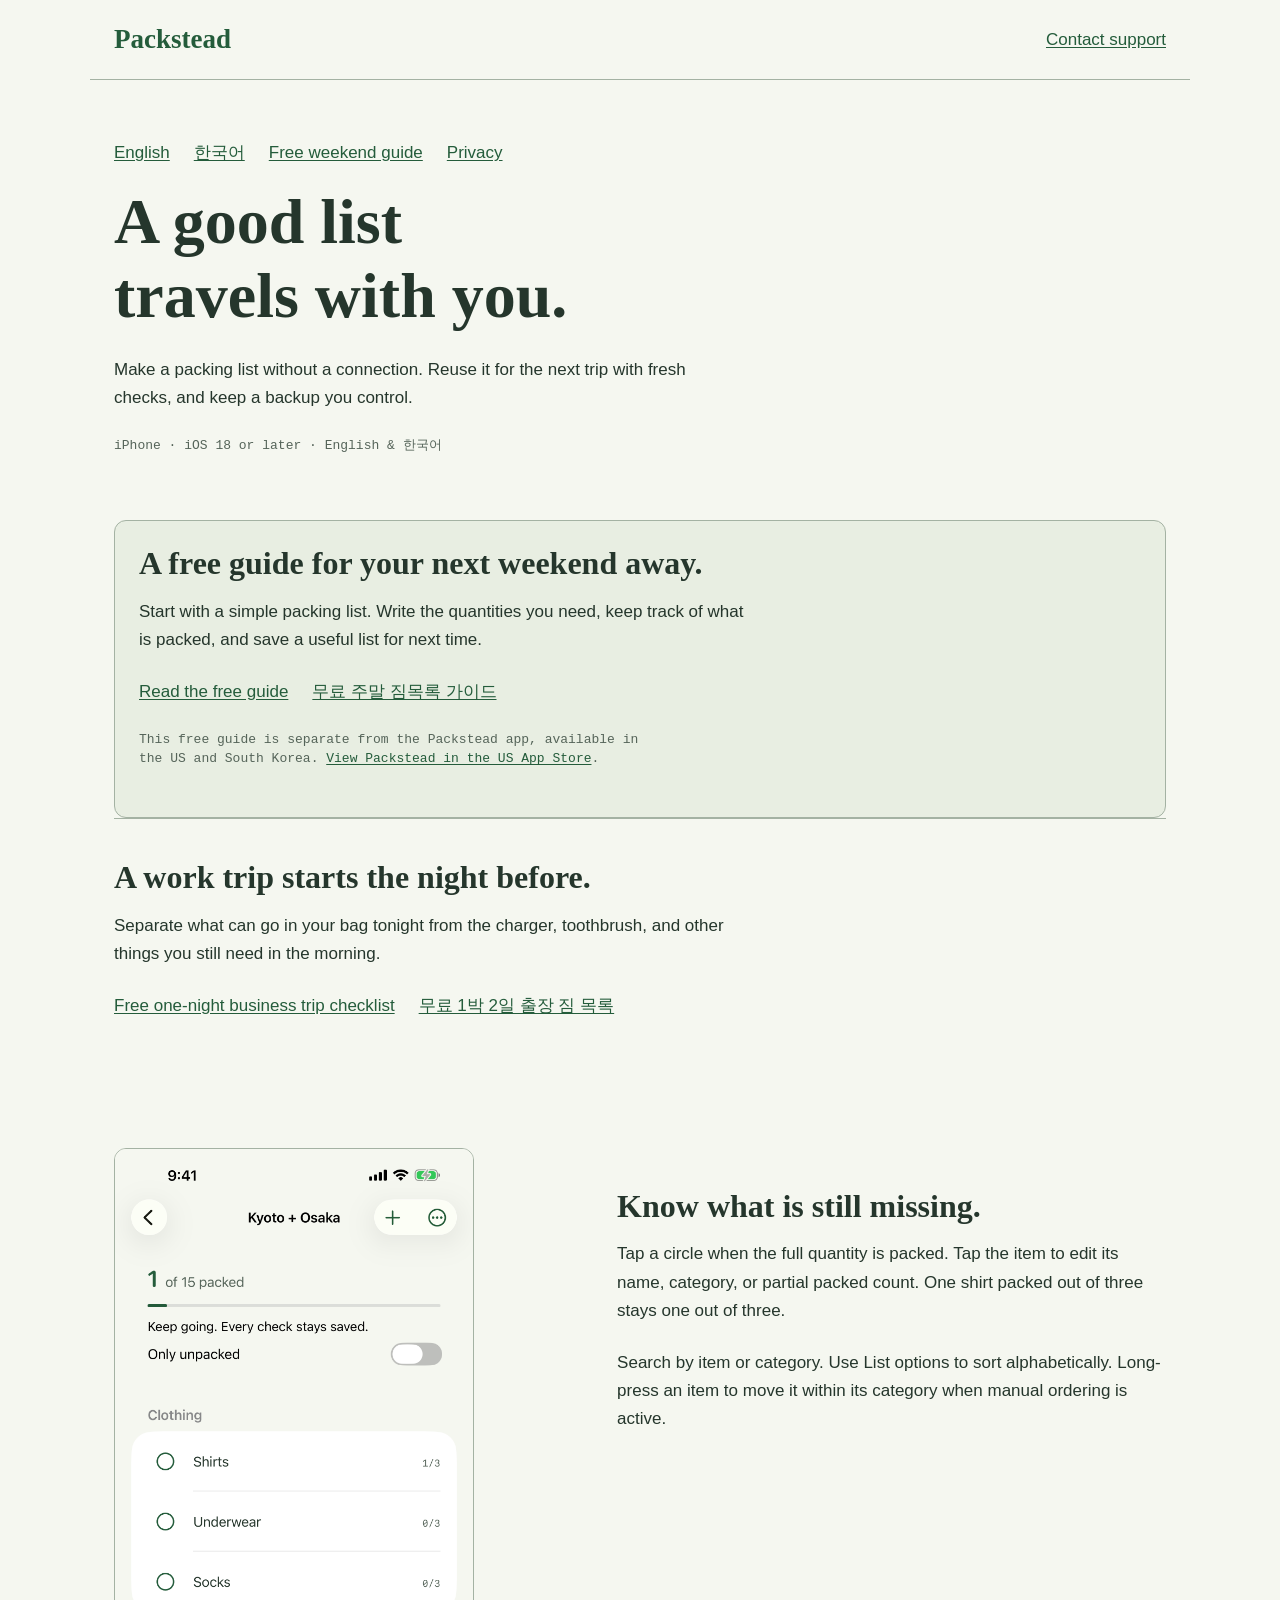
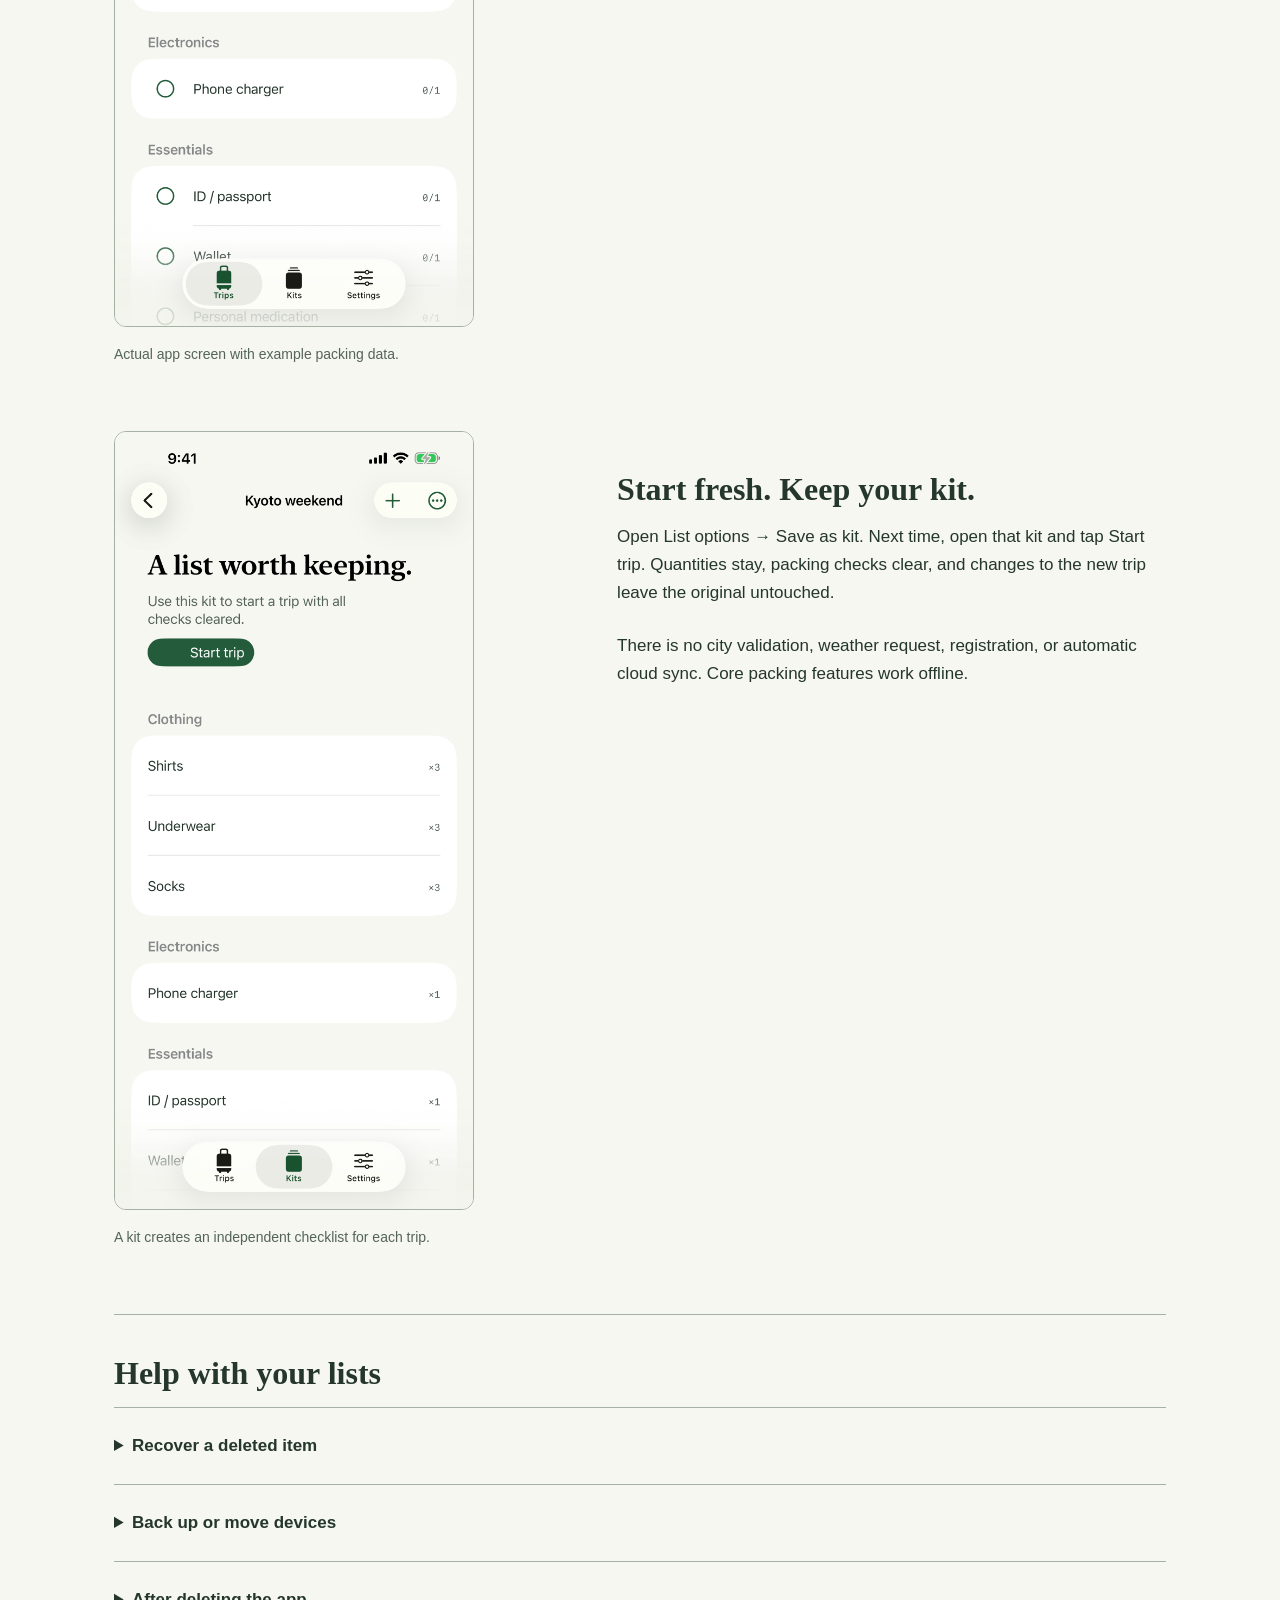
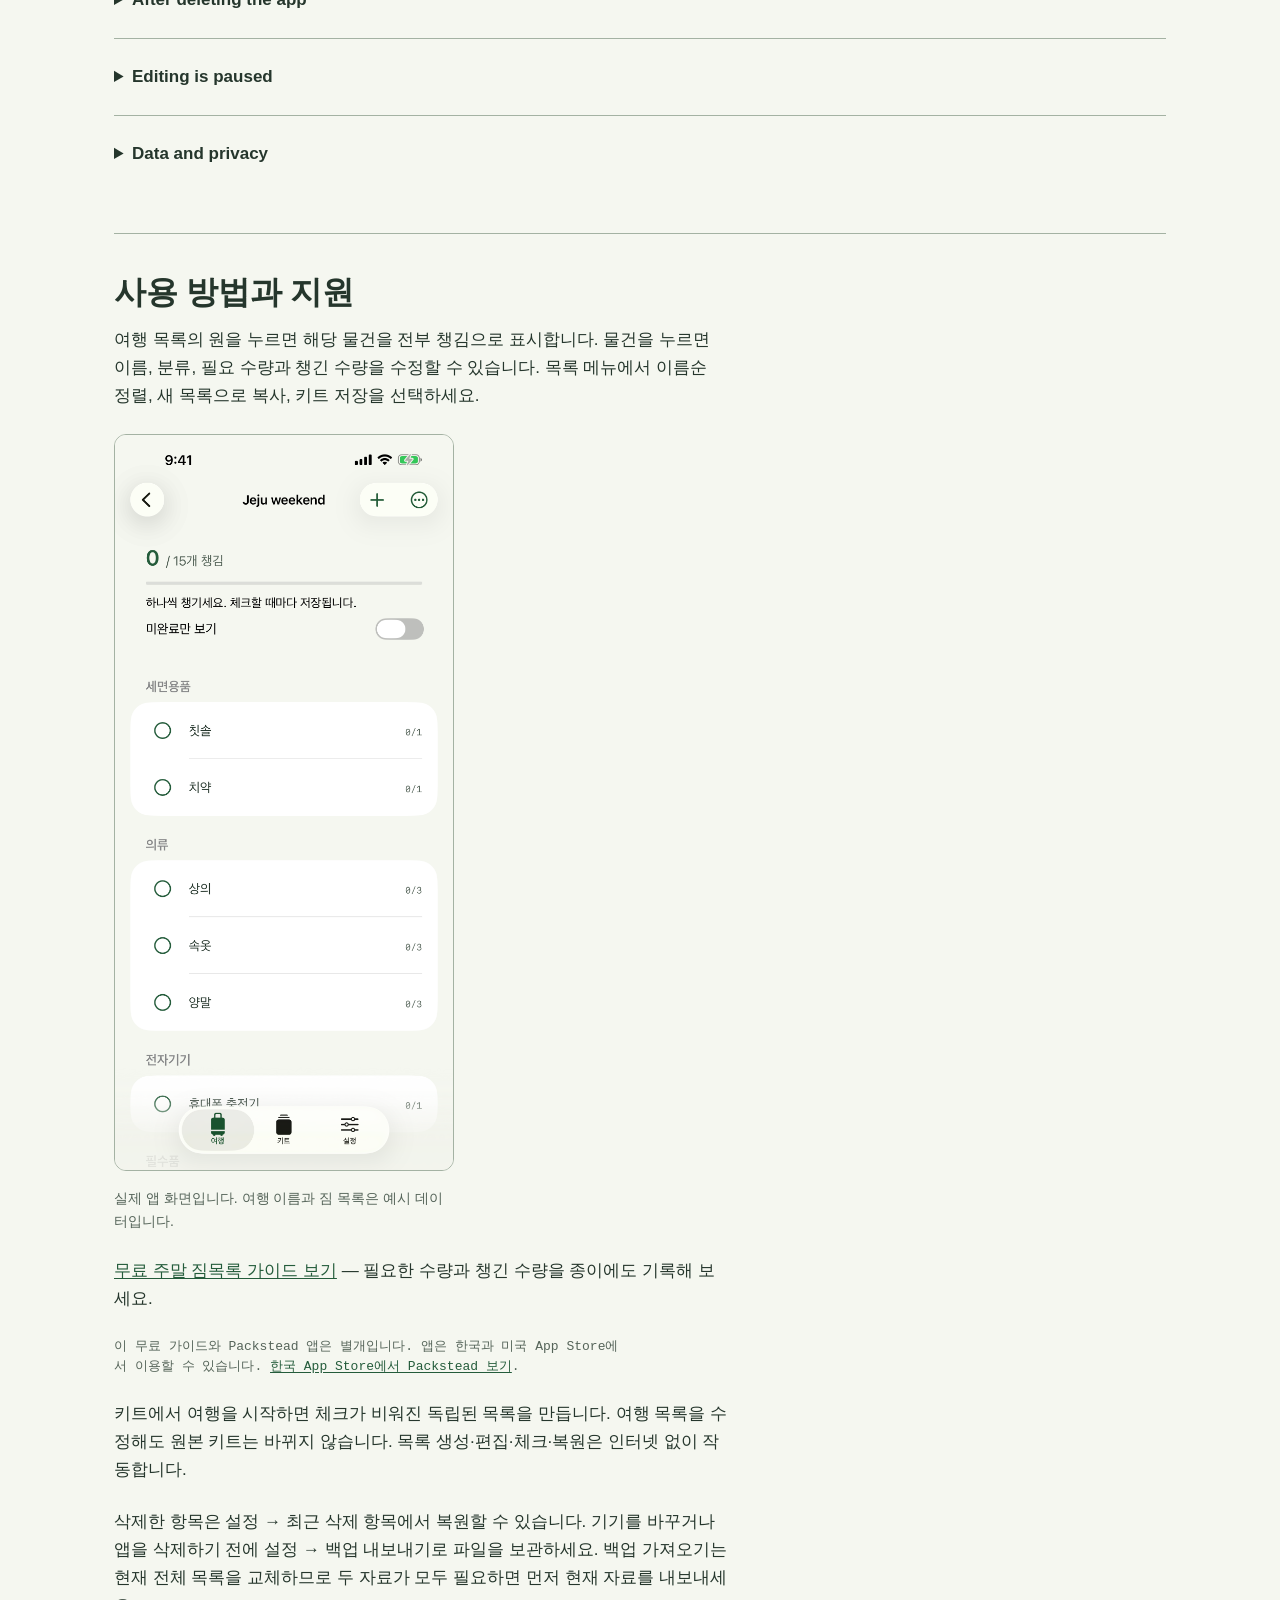
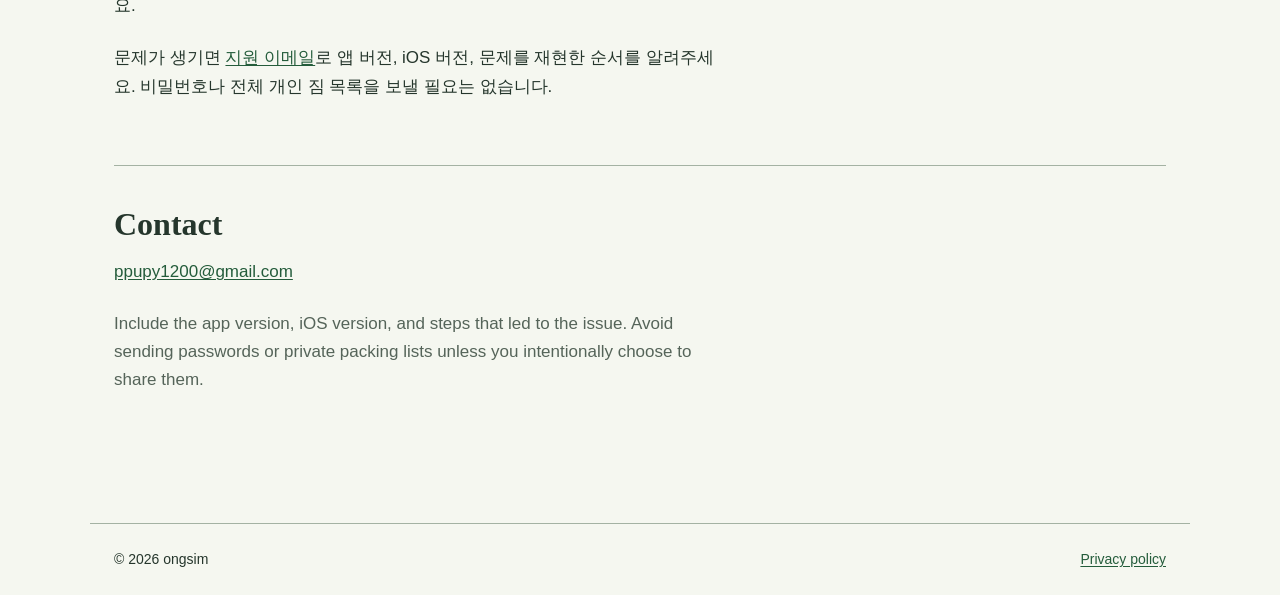
<file: index.html>
<!doctype html><html lang="en"><head><meta charset="utf-8"><meta name="viewport" content="width=device-width,initial-scale=1"><meta name="description" content="Packstead support. Offline packing lists, independent reusable kits, and file backups for iPhone."><title>Packstead — support and packing guide</title><link rel="icon" type="image/png" href="assets/app-icon.png"><link rel="apple-touch-icon" href="assets/app-icon.png"><link rel="stylesheet" href="styles.css"><meta name="apple-itunes-app" content="app-id=6808935119">
</head><body>
<header><a class="wordmark" href="index.html">Packstead</a><a class="nav-action" href="mailto:ppupy1200@gmail.com?subject=Packstead%20support">Contact support</a></header>
<main><div class="languages"><a href="#english">English</a><a href="#korean">한국어</a><a href="weekend-guide.html">Free weekend guide</a><a href="privacy.html">Privacy</a></div>
<section id="english" class="intro"><h1>A good list travels with you.</h1><p>Make a packing list without a connection. Reuse it for the next trip with fresh checks, and keep a backup you control.</p><p class="status">iPhone · iOS 18 or later · English &amp; 한국어</p></section>
<section class="notes guide-callout" aria-labelledby="guide-title"><h2 id="guide-title">A free guide for your next weekend away.</h2><p>Start with a simple packing list. Write the quantities you need, keep track of what is packed, and save a useful list for next time.</p><div class="guide-actions"><a href="weekend-guide.html#english">Read the free guide</a><a href="weekend-guide.html#korean" lang="ko">무료 주말 짐목록 가이드</a></div><p class="status release-status">This free guide is separate from the Packstead app, available in the US and South Korea. <a href="https://apps.apple.com/us/app/id6808935119">View Packstead in the US App Store</a>.</p></section>
<section class="notes" aria-labelledby="work-trip-title"><h2 id="work-trip-title">A work trip starts the night before.</h2><p>Separate what can go in your bag tonight from the charger, toothbrush, and other things you still need in the morning.</p><div class="guide-actions"><a href="overnight-work-trip.html#english">Free one-night business trip checklist</a><a href="overnight-work-trip.html#korean" lang="ko">무료 1박 2일 출장 짐 목록</a></div></section>
<section class="walk"><figure><img src="assets/packing-en.png" width="1320" height="2868" alt="Packstead trip showing item quantities, packing progress, and an unpacked-only filter"><figcaption>Actual app screen with example packing data.</figcaption></figure><div class="copy"><h2>Know what is still missing.</h2><p>Tap a circle when the full quantity is packed. Tap the item to edit its name, category, or partial packed count. One shirt packed out of three stays one out of three.</p><p>Search by item or category. Use List options to sort alphabetically. Long-press an item to move it within its category when manual ordering is active.</p></div></section>
<section class="walk"><figure><img src="assets/kit-en.png" width="1320" height="2868" alt="A reusable packing kit with a Start trip action"><figcaption>A kit creates an independent checklist for each trip.</figcaption></figure><div class="copy"><h2>Start fresh. Keep your kit.</h2><p>Open List options → Save as kit. Next time, open that kit and tap Start trip. Quantities stay, packing checks clear, and changes to the new trip leave the original untouched.</p><p>There is no city validation, weather request, registration, or automatic cloud sync. Core packing features work offline.</p></div></section>
<section id="help" class="notes"><h2>Help with your lists</h2>
<details><summary>Recover a deleted item</summary><p>Open Settings → Recently Deleted. Restore the list or item you need. Deleted records do not expire automatically. Empty Recently Deleted only when you no longer need them.</p></details>
<details><summary>Back up or move devices</summary><p>Open Settings → Export backup and save the JSON file in Files. Transfer that file to the other device, then use Import backup. Import previews the number of trips and kits and asks before replacing current data. Export the current library first if you need to keep both.</p></details>
<details><summary>After deleting the app</summary><p>Uninstalling removes local app data. Keep an exported backup before uninstalling or changing devices. A previous local save helps with file corruption but cannot recover data after the app is removed. iOS device backups follow your system settings.</p></details>
<details><summary>Editing is paused</summary><p>If both saved copies cannot be read, Packstead preserves the files and pauses editing. Import a valid backup or contact support. A file from a newer app version requires an app update. Do not uninstall the app as a troubleshooting step without a backup.</p></details>
<details><summary>Data and privacy</summary><p>There are no accounts, analytics, advertising SDKs, or developer servers. Sharing, file export, and support email happen only when you choose them. Read the <a href="privacy.html">privacy policy</a> for details.</p></details></section>
<section id="korean" class="notes" lang="ko"><h2>사용 방법과 지원</h2><p>여행 목록의 원을 누르면 해당 물건을 전부 챙김으로 표시합니다. 물건을 누르면 이름, 분류, 필요 수량과 챙긴 수량을 수정할 수 있습니다. 목록 메뉴에서 이름순 정렬, 새 목록으로 복사, 키트 저장을 선택하세요.</p><figure class="localized-screen"><img src="assets/packing-ko.png" width="1320" height="2868" alt="필요 수량, 챙긴 수량과 미완료 필터를 보여 주는 Packstead 한국어 여행 목록"><figcaption>실제 앱 화면입니다. 여행 이름과 짐 목록은 예시 데이터입니다.</figcaption></figure><p><a href="weekend-guide.html#korean">무료 주말 짐목록 가이드 보기</a> — 필요한 수량과 챙긴 수량을 종이에도 기록해 보세요.</p><p class="status">이 무료 가이드와 Packstead 앱은 별개입니다. 앱은 한국과 미국 App Store에서 이용할 수 있습니다. <a href="https://apps.apple.com/kr/app/id6808935119">한국 App Store에서 Packstead 보기</a>.</p><p>키트에서 여행을 시작하면 체크가 비워진 독립된 목록을 만듭니다. 여행 목록을 수정해도 원본 키트는 바뀌지 않습니다. 목록 생성·편집·체크·복원은 인터넷 없이 작동합니다.</p><p>삭제한 항목은 설정 → 최근 삭제 항목에서 복원할 수 있습니다. 기기를 바꾸거나 앱을 삭제하기 전에 설정 → 백업 내보내기로 파일을 보관하세요. 백업 가져오기는 현재 전체 목록을 교체하므로 두 자료가 모두 필요하면 먼저 현재 자료를 내보내세요.</p><p>문제가 생기면 <a href="mailto:ppupy1200@gmail.com?subject=Packstead%20support">지원 이메일</a>로 앱 버전, iOS 버전, 문제를 재현한 순서를 알려주세요. 비밀번호나 전체 개인 짐 목록을 보낼 필요는 없습니다.</p></section>
<section class="notes"><h2>Contact</h2><p><a href="mailto:ppupy1200@gmail.com?subject=Packstead%20support">ppupy1200@gmail.com</a></p><p class="muted">Include the app version, iOS version, and steps that led to the issue. Avoid sending passwords or private packing lists unless you intentionally choose to share them.</p></section>
</main><footer><p>© 2026 ongsim</p><a href="privacy.html">Privacy policy</a></footer></body></html>
</file>
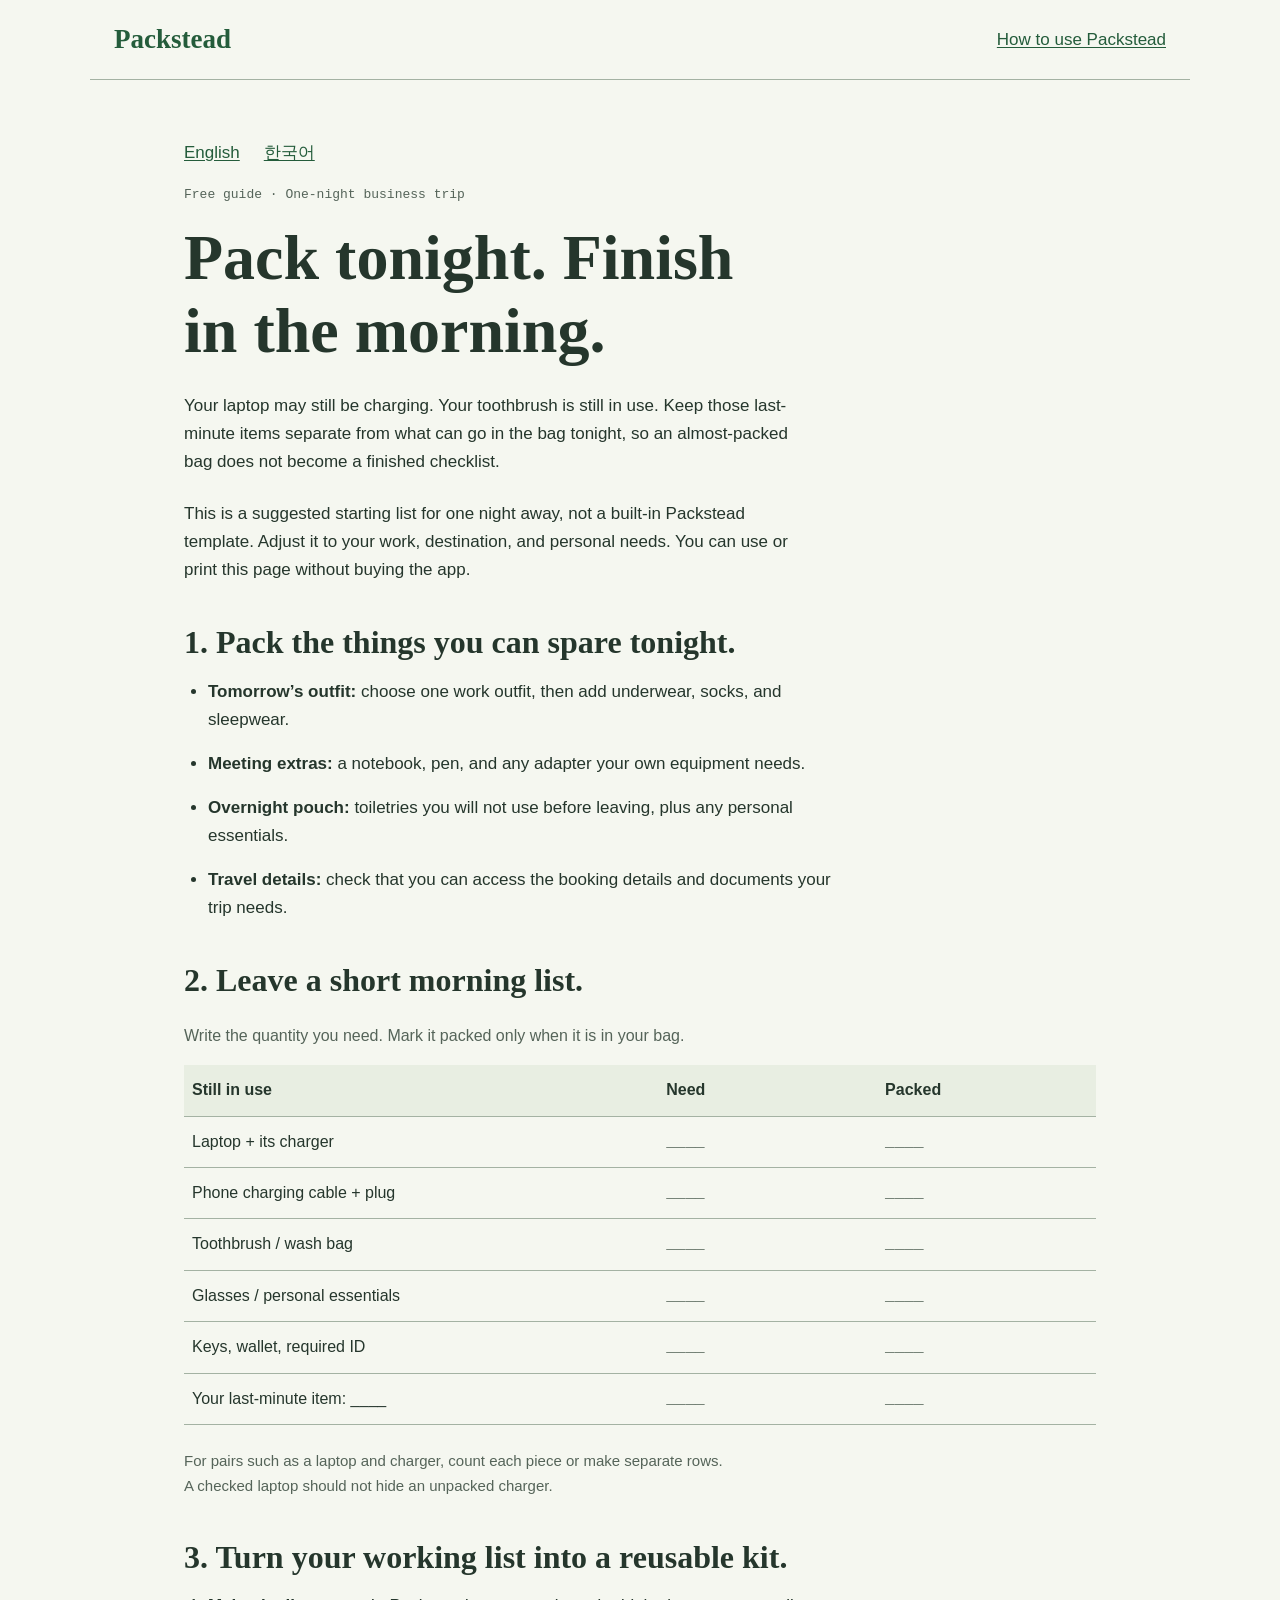
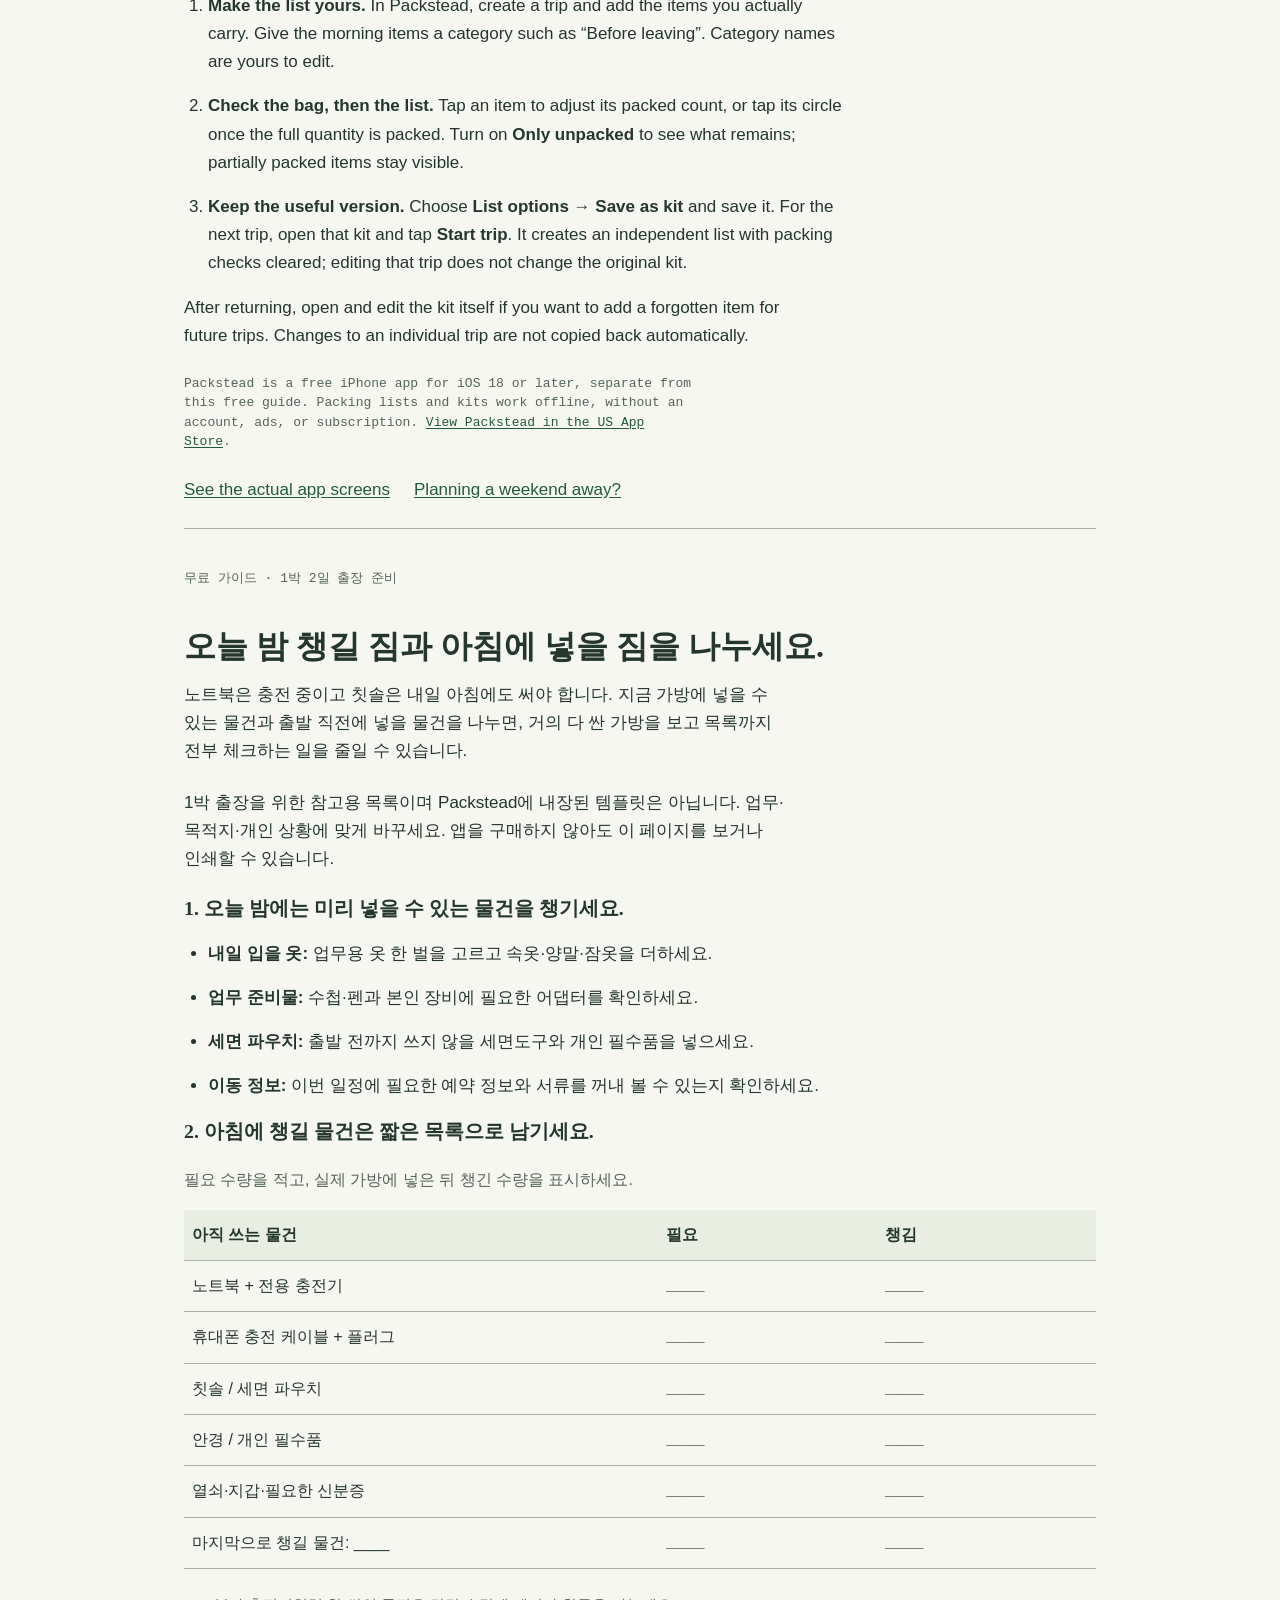
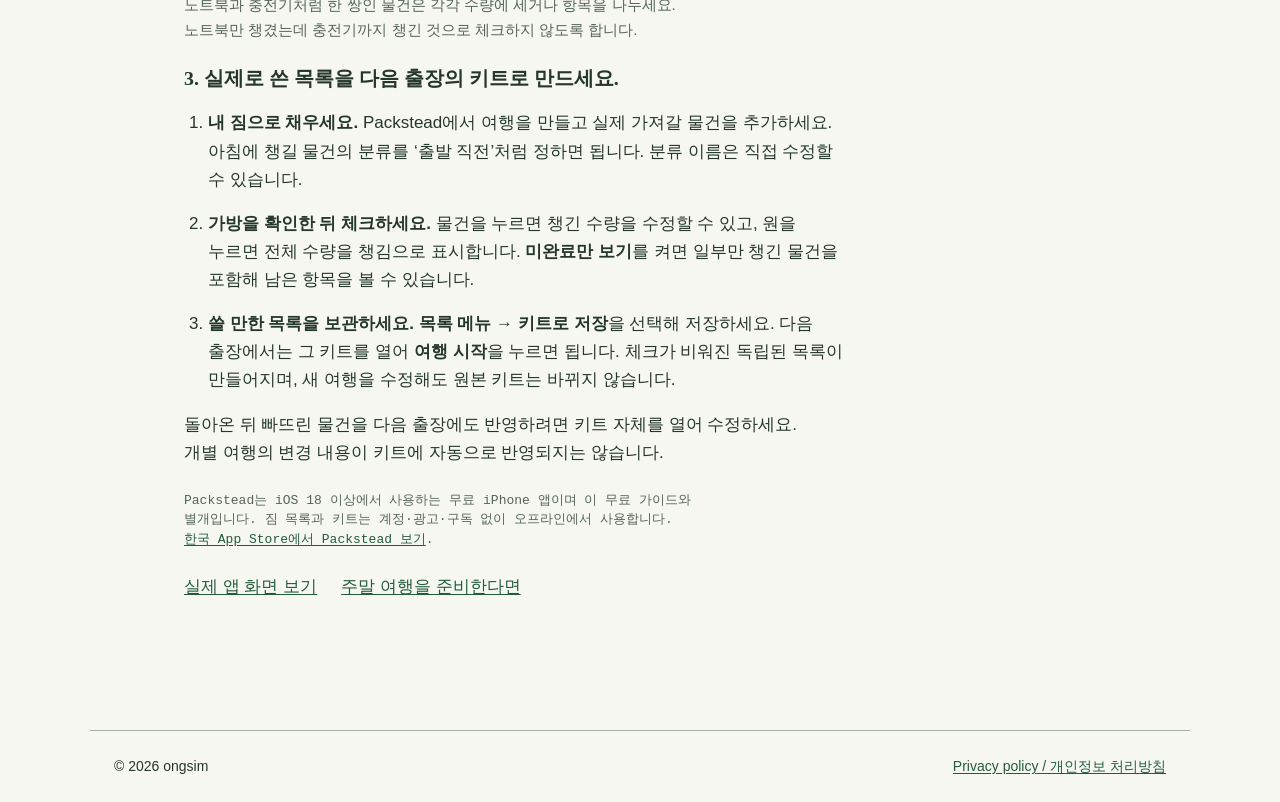
<file: overnight-work-trip.html>
<!doctype html>
<html lang="en">
<head>
  <meta charset="utf-8">
  <meta name="viewport" content="width=device-width,initial-scale=1">
  <title>One-night business trip packing list — Packstead</title>
  <meta name="description" content="A free English and Korean overnight work-trip checklist: pack tonight, finish in the morning, and reuse your own kit next time.">
  <link rel="canonical" href="https://ppupy1209.github.io/packstead-support/overnight-work-trip.html">
  <meta property="og:title" content="Pack tonight. Finish in the morning. — Packstead">
  <meta property="og:description" content="A free overnight work-trip packing guide in English and Korean.">
  <meta property="og:image" content="https://ppupy1209.github.io/packstead-support/assets/app-icon.png">
  <link rel="icon" type="image/png" href="assets/app-icon.png">
  <link rel="stylesheet" href="styles.css">
  <style>
    /* Keep Korean words together; very long words may wrap on small screens. */
    #korean { word-break: keep-all; overflow-wrap: break-word; }
    #korean h2, #korean h3, #korean .packing-table th, #korean .packing-table td {
      word-break: keep-all;
      overflow-wrap: break-word;
    }
  </style>
<meta name="apple-itunes-app" content="app-id=6808935119">
</head>
<body class="guide-page">
  <header><a class="wordmark" href="index.html">Packstead</a><a class="nav-action" href="index.html#help">How to use Packstead</a></header>
  <main class="guide">
    <nav class="languages" aria-label="Guide language"><a href="#english">English</a><a href="#korean" lang="ko">한국어</a></nav>
    <section id="english" class="guide-language" aria-labelledby="english-title">
      <p class="status">Free guide · One-night business trip</p>
      <h1 id="english-title">Pack tonight. Finish in the morning.</h1>
      <p>Your laptop may still be charging. Your toothbrush is still in use. Keep those last-minute items separate from what can go in the bag tonight, so an almost-packed bag does not become a finished checklist.</p>
      <p>This is a suggested starting list for one night away, not a built-in Packstead template. Adjust it to your work, destination, and personal needs. You can use or print this page without buying the app.</p>

      <h2>1. Pack the things you can spare tonight.</h2>
      <ul class="guide-steps">
        <li><strong>Tomorrow’s outfit:</strong> choose one work outfit, then add underwear, socks, and sleepwear.</li>
        <li><strong>Meeting extras:</strong> a notebook, pen, and any adapter your own equipment needs.</li>
        <li><strong>Overnight pouch:</strong> toiletries you will not use before leaving, plus any personal essentials.</li>
        <li><strong>Travel details:</strong> check that you can access the booking details and documents your trip needs.</li>
      </ul>
      <h2>2. Leave a short morning list.</h2>
      <table class="packing-table">
        <caption>Write the quantity you need. Mark it packed only when it is in your bag.</caption>
        <colgroup><col class="item-column"><col><col></colgroup>
        <thead><tr><th scope="col">Still in use</th><th scope="col">Need</th><th scope="col">Packed</th></tr></thead>
        <tbody>
          <tr><th scope="row">Laptop + its charger</th><td>____</td><td>____</td></tr>
          <tr><th scope="row">Phone charging cable + plug</th><td>____</td><td>____</td></tr>
          <tr><th scope="row">Toothbrush / wash bag</th><td>____</td><td>____</td></tr>
          <tr><th scope="row">Glasses / personal essentials</th><td>____</td><td>____</td></tr>
          <tr><th scope="row">Keys, wallet, required ID</th><td>____</td><td>____</td></tr>
          <tr><th scope="row">Your last-minute item: ____</th><td>____</td><td>____</td></tr>
        </tbody>
      </table>
      <p class="guide-note muted">For pairs such as a laptop and charger, count each piece or make separate rows. A checked laptop should not hide an unpacked charger.</p>

      <h2>3. Turn your working list into a reusable kit.</h2>
      <ol class="guide-steps">
        <li><strong>Make the list yours.</strong> In Packstead, create a trip and add the items you actually carry. Give the morning items a category such as “Before leaving”. Category names are yours to edit.</li>
        <li><strong>Check the bag, then the list.</strong> Tap an item to adjust its packed count, or tap its circle once the full quantity is packed. Turn on <strong>Only unpacked</strong> to see what remains; partially packed items stay visible.</li>
        <li><strong>Keep the useful version.</strong> Choose <strong>List options → Save as kit</strong> and save it. For the next trip, open that kit and tap <strong>Start trip</strong>. It creates an independent list with packing checks cleared; editing that trip does not change the original kit.</li>
      </ol>
      <p>After returning, open and edit the kit itself if you want to add a forgotten item for future trips. Changes to an individual trip are not copied back automatically.</p>
      <p class="status release-status">Packstead is a free iPhone app for iOS 18 or later, separate from this free guide. Packing lists and kits work offline, without an account, ads, or subscription. <a href="https://apps.apple.com/us/app/id6808935119">View Packstead in the US App Store</a>.</p>
      <div class="guide-actions"><a href="index.html#english">See the actual app screens</a><a href="weekend-guide.html#english">Planning a weekend away?</a></div>
    </section>

    <section id="korean" class="guide-language notes" lang="ko" aria-labelledby="korean-title">
      <p class="status">무료 가이드 · 1박 2일 출장 준비</p>
      <h2 id="korean-title">오늘 밤 챙길 짐과 아침에 넣을 짐을 나누세요.</h2>
      <p>노트북은 충전 중이고 칫솔은 내일 아침에도 써야 합니다. 지금 가방에 넣을 수 있는 물건과 출발 직전에 넣을 물건을 나누면, 거의 다 싼 가방을 보고 목록까지 전부 체크하는 일을 줄일 수 있습니다.</p>
      <p>1박 출장을 위한 참고용 목록이며 Packstead에 내장된 템플릿은 아닙니다. 업무·목적지·개인 상황에 맞게 바꾸세요. 앱을 구매하지 않아도 이 페이지를 보거나 인쇄할 수 있습니다.</p>

      <h3>1. 오늘 밤에는 미리 넣을 수 있는 물건을 챙기세요.</h3>
      <ul class="guide-steps">
        <li><strong>내일 입을 옷:</strong> 업무용 옷 한 벌을 고르고 속옷·양말·잠옷을 더하세요.</li>
        <li><strong>업무 준비물:</strong> 수첩·펜과 본인 장비에 필요한 어댑터를 확인하세요.</li>
        <li><strong>세면 파우치:</strong> 출발 전까지 쓰지 않을 세면도구와 개인 필수품을 넣으세요.</li>
        <li><strong>이동 정보:</strong> 이번 일정에 필요한 예약 정보와 서류를 꺼내 볼 수 있는지 확인하세요.</li>
      </ul>
      <h3>2. 아침에 챙길 물건은 짧은 목록으로 남기세요.</h3>
      <table class="packing-table">
        <caption>필요 수량을 적고, 실제 가방에 넣은 뒤 챙긴 수량을 표시하세요.</caption>
        <colgroup><col class="item-column"><col><col></colgroup>
        <thead><tr><th scope="col">아직 쓰는 물건</th><th scope="col">필요</th><th scope="col">챙김</th></tr></thead>
        <tbody>
          <tr><th scope="row">노트북 + 전용 충전기</th><td>____</td><td>____</td></tr>
          <tr><th scope="row">휴대폰 충전 케이블 + 플러그</th><td>____</td><td>____</td></tr>
          <tr><th scope="row">칫솔 / 세면 파우치</th><td>____</td><td>____</td></tr>
          <tr><th scope="row">안경 / 개인 필수품</th><td>____</td><td>____</td></tr>
          <tr><th scope="row">열쇠·지갑·필요한 신분증</th><td>____</td><td>____</td></tr>
          <tr><th scope="row">마지막으로 챙길 물건: ____</th><td>____</td><td>____</td></tr>
        </tbody>
      </table>
      <p class="guide-note muted">노트북과 충전기처럼 한 쌍인 물건은 각각 수량에 세거나 항목을 나누세요. 노트북만 챙겼는데 충전기까지 챙긴 것으로 체크하지 않도록 합니다.</p>

      <h3>3. 실제로 쓴 목록을 다음 출장의 키트로 만드세요.</h3>
      <ol class="guide-steps">
        <li><strong>내 짐으로 채우세요.</strong> Packstead에서 여행을 만들고 실제 가져갈 물건을 추가하세요. 아침에 챙길 물건의 분류를 ‘출발 직전’처럼 정하면 됩니다. 분류 이름은 직접 수정할 수 있습니다.</li>
        <li><strong>가방을 확인한 뒤 체크하세요.</strong> 물건을 누르면 챙긴 수량을 수정할 수 있고, 원을 누르면 전체 수량을 챙김으로 표시합니다. <strong>미완료만 보기</strong>를 켜면 일부만 챙긴 물건을 포함해 남은 항목을 볼 수 있습니다.</li>
        <li><strong>쓸 만한 목록을 보관하세요.</strong> <strong>목록 메뉴 → 키트로 저장</strong>을 선택해 저장하세요. 다음 출장에서는 그 키트를 열어 <strong>여행 시작</strong>을 누르면 됩니다. 체크가 비워진 독립된 목록이 만들어지며, 새 여행을 수정해도 원본 키트는 바뀌지 않습니다.</li>
      </ol>
      <p>돌아온 뒤 빠뜨린 물건을 다음 출장에도 반영하려면 키트 자체를 열어 수정하세요. 개별 여행의 변경 내용이 키트에 자동으로 반영되지는 않습니다.</p>
      <p class="status release-status">Packstead는 iOS 18 이상에서 사용하는 무료 iPhone 앱이며 이 무료 가이드와 별개입니다. 짐 목록과 키트는 계정·광고·구독 없이 오프라인에서 사용합니다. <a href="https://apps.apple.com/kr/app/id6808935119">한국 App Store에서 Packstead 보기</a>.</p>
      <div class="guide-actions"><a href="index.html#korean">실제 앱 화면 보기</a><a href="weekend-guide.html#korean">주말 여행을 준비한다면</a></div>
    </section>
  </main>
  <footer><p>© 2026 ongsim</p><a href="privacy.html">Privacy policy / 개인정보 처리방침</a></footer>
</body>
</html>
</file>
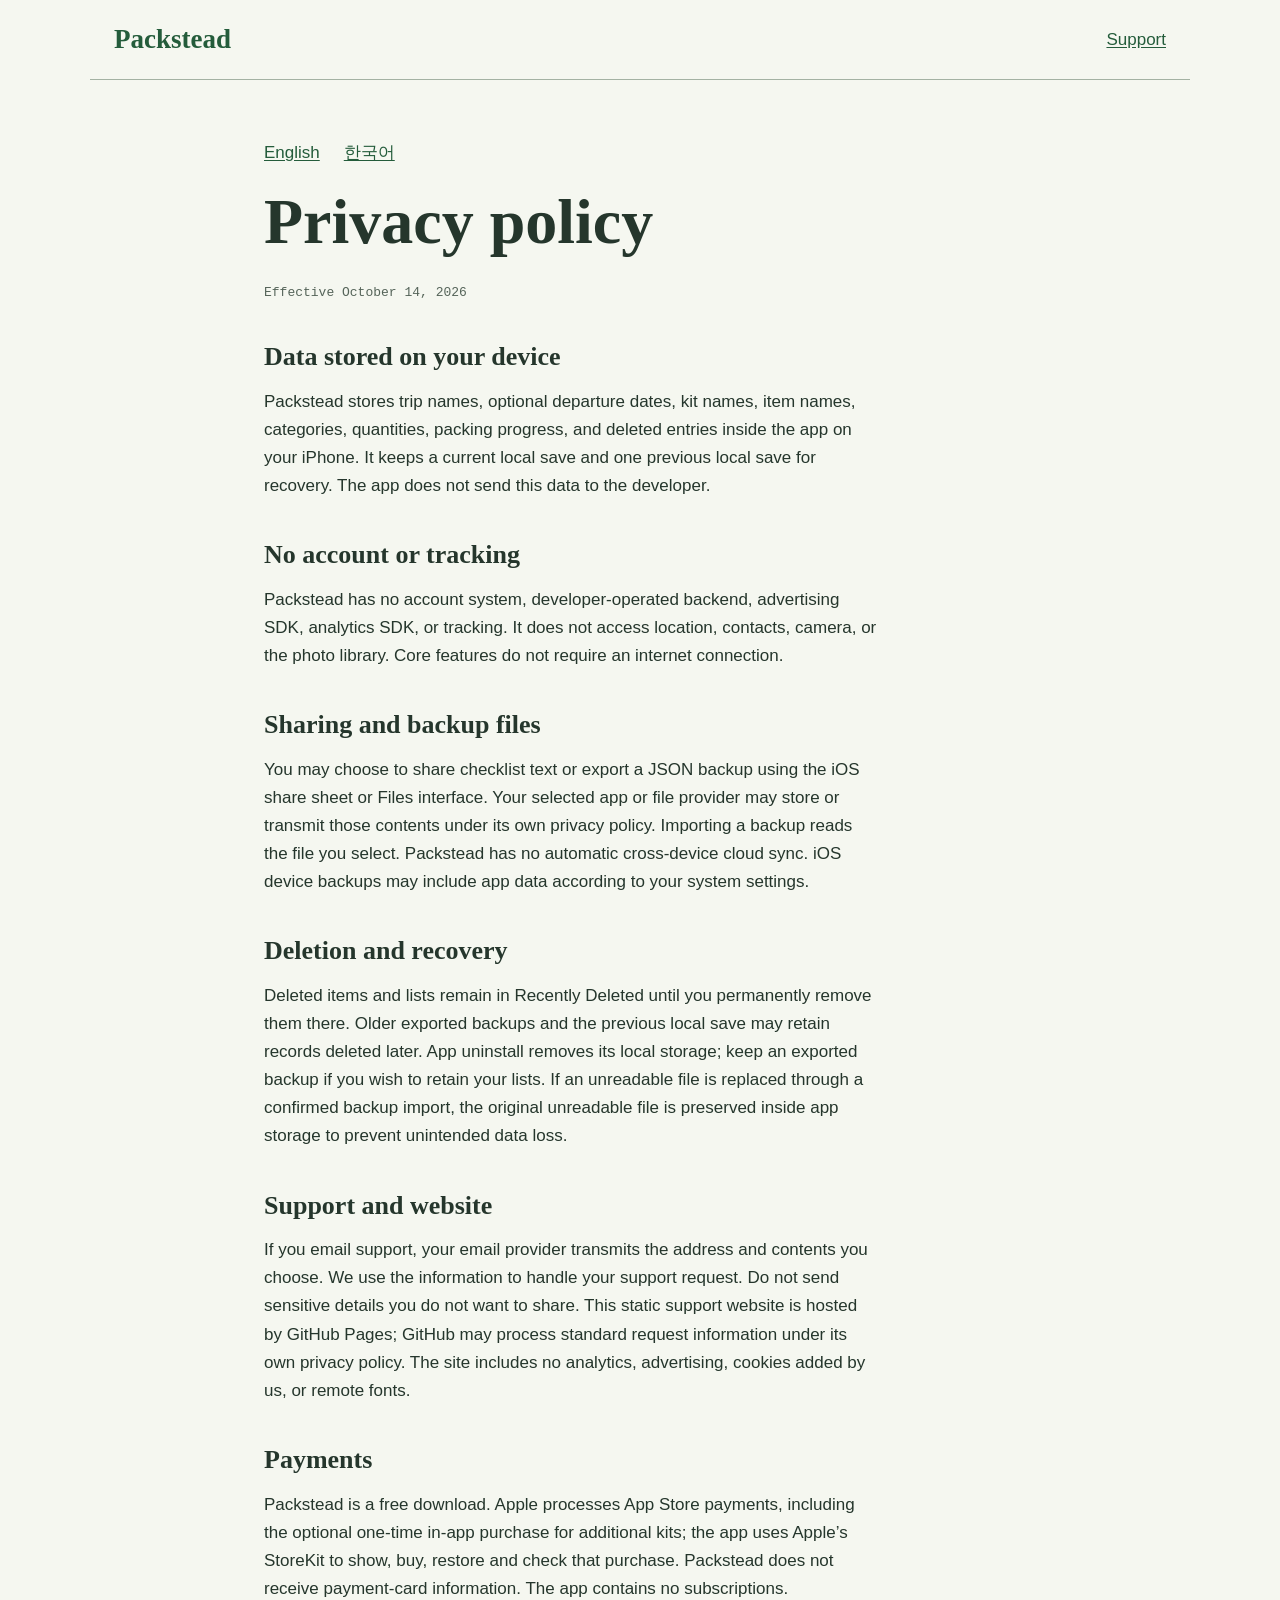
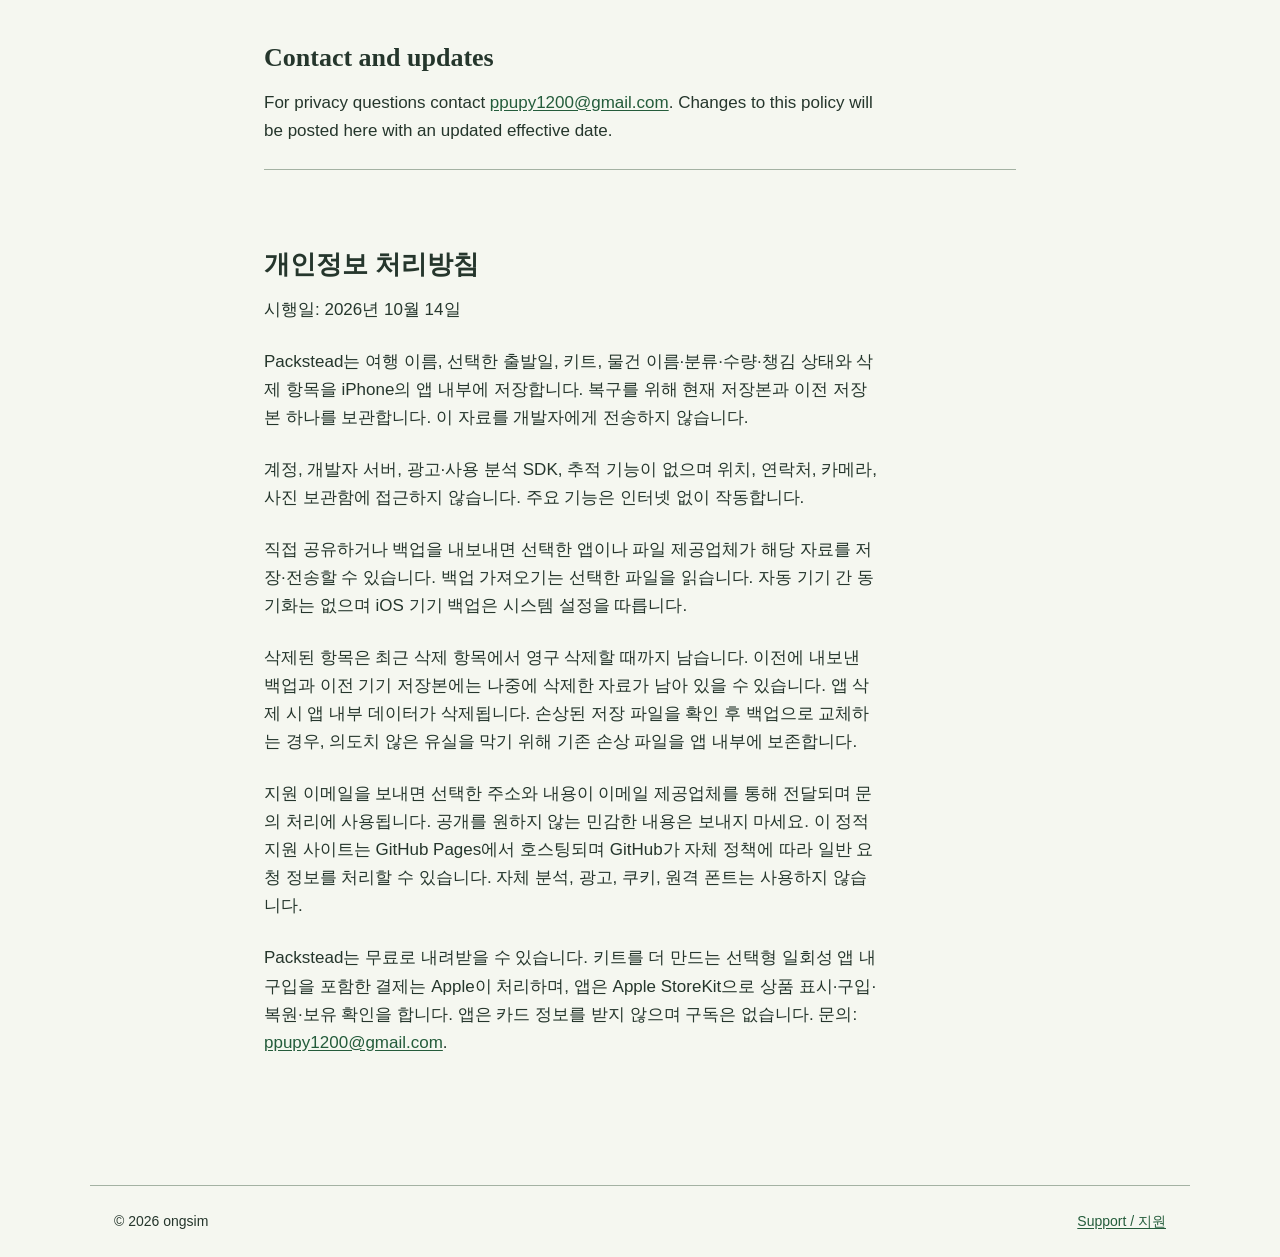
<file: privacy.html>
<!doctype html><html lang="en"><head><meta charset="utf-8"><meta name="viewport" content="width=device-width,initial-scale=1"><meta name="description" content="Packstead privacy policy: local storage, optional file export, and no tracking."><title>Packstead privacy policy</title><link rel="icon" type="image/png" href="assets/app-icon.png"><link rel="apple-touch-icon" href="assets/app-icon.png"><link rel="stylesheet" href="styles.css"><meta name="apple-itunes-app" content="app-id=6808935119">
</head><body><header><a class="wordmark" href="index.html">Packstead</a><a class="nav-action" href="index.html">Support</a></header><main class="policy"><div class="languages"><a href="#en">English</a><a href="#ko">한국어</a></div><article id="en"><h1>Privacy policy</h1><p class="status">Effective October 14, 2026</p><h2>Data stored on your device</h2><p>Packstead stores trip names, optional departure dates, kit names, item names, categories, quantities, packing progress, and deleted entries inside the app on your iPhone. It keeps a current local save and one previous local save for recovery. The app does not send this data to the developer.</p><h2>No account or tracking</h2><p>Packstead has no account system, developer-operated backend, advertising SDK, analytics SDK, or tracking. It does not access location, contacts, camera, or the photo library. Core features do not require an internet connection.</p><h2>Sharing and backup files</h2><p>You may choose to share checklist text or export a JSON backup using the iOS share sheet or Files interface. Your selected app or file provider may store or transmit those contents under its own privacy policy. Importing a backup reads the file you select. Packstead has no automatic cross-device cloud sync. iOS device backups may include app data according to your system settings.</p><h2>Deletion and recovery</h2><p>Deleted items and lists remain in Recently Deleted until you permanently remove them there. Older exported backups and the previous local save may retain records deleted later. App uninstall removes its local storage; keep an exported backup if you wish to retain your lists. If an unreadable file is replaced through a confirmed backup import, the original unreadable file is preserved inside app storage to prevent unintended data loss.</p><h2>Support and website</h2><p>If you email support, your email provider transmits the address and contents you choose. We use the information to handle your support request. Do not send sensitive details you do not want to share. This static support website is hosted by GitHub Pages; GitHub may process standard request information under its own privacy policy. The site includes no analytics, advertising, cookies added by us, or remote fonts.</p><h2>Payments</h2><p>Packstead is a free download. Apple processes App Store payments, including the optional one-time in-app purchase for additional kits; the app uses Apple’s StoreKit to show, buy, restore and check that purchase. Packstead does not receive payment-card information. The app contains no subscriptions.</p><h2>Contact and updates</h2><p>For privacy questions contact <a href="mailto:ppupy1200@gmail.com?subject=Packstead%20privacy">ppupy1200@gmail.com</a>. Changes to this policy will be posted here with an updated effective date.</p></article>
<article id="ko" lang="ko" class="notes"><h2>개인정보 처리방침</h2><p>시행일: 2026년 10월 14일</p><p>Packstead는 여행 이름, 선택한 출발일, 키트, 물건 이름·분류·수량·챙김 상태와 삭제 항목을 iPhone의 앱 내부에 저장합니다. 복구를 위해 현재 저장본과 이전 저장본 하나를 보관합니다. 이 자료를 개발자에게 전송하지 않습니다.</p><p>계정, 개발자 서버, 광고·사용 분석 SDK, 추적 기능이 없으며 위치, 연락처, 카메라, 사진 보관함에 접근하지 않습니다. 주요 기능은 인터넷 없이 작동합니다.</p><p>직접 공유하거나 백업을 내보내면 선택한 앱이나 파일 제공업체가 해당 자료를 저장·전송할 수 있습니다. 백업 가져오기는 선택한 파일을 읽습니다. 자동 기기 간 동기화는 없으며 iOS 기기 백업은 시스템 설정을 따릅니다.</p><p>삭제된 항목은 최근 삭제 항목에서 영구 삭제할 때까지 남습니다. 이전에 내보낸 백업과 이전 기기 저장본에는 나중에 삭제한 자료가 남아 있을 수 있습니다. 앱 삭제 시 앱 내부 데이터가 삭제됩니다. 손상된 저장 파일을 확인 후 백업으로 교체하는 경우, 의도치 않은 유실을 막기 위해 기존 손상 파일을 앱 내부에 보존합니다.</p><p>지원 이메일을 보내면 선택한 주소와 내용이 이메일 제공업체를 통해 전달되며 문의 처리에 사용됩니다. 공개를 원하지 않는 민감한 내용은 보내지 마세요. 이 정적 지원 사이트는 GitHub Pages에서 호스팅되며 GitHub가 자체 정책에 따라 일반 요청 정보를 처리할 수 있습니다. 자체 분석, 광고, 쿠키, 원격 폰트는 사용하지 않습니다.</p><p>Packstead는 무료로 내려받을 수 있습니다. 키트를 더 만드는 선택형 일회성 앱 내 구입을 포함한 결제는 Apple이 처리하며, 앱은 Apple StoreKit으로 상품 표시·구입·복원·보유 확인을 합니다. 앱은 카드 정보를 받지 않으며 구독은 없습니다. 문의: <a href="mailto:ppupy1200@gmail.com?subject=Packstead%20privacy">ppupy1200@gmail.com</a>.</p></article></main><footer><p>© 2026 ongsim</p><a href="index.html">Support / 지원</a></footer></body></html>
</file>
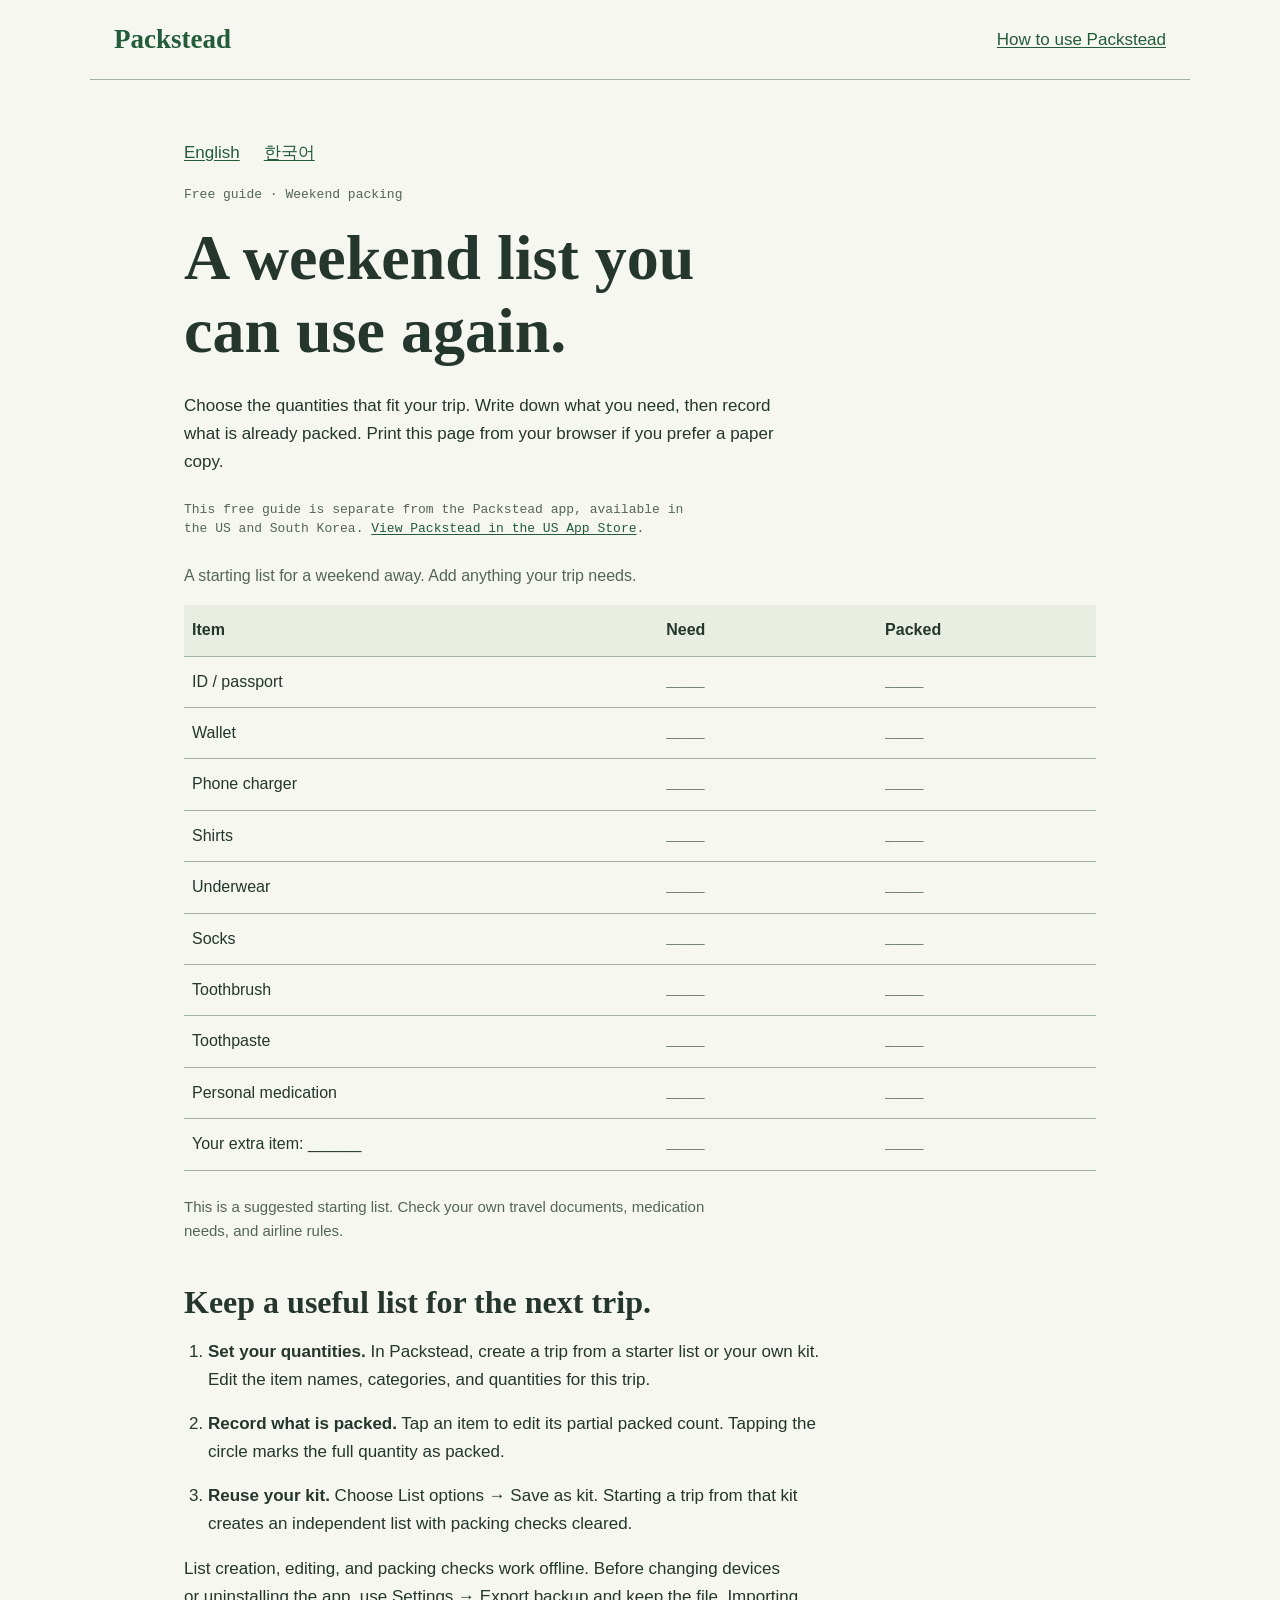
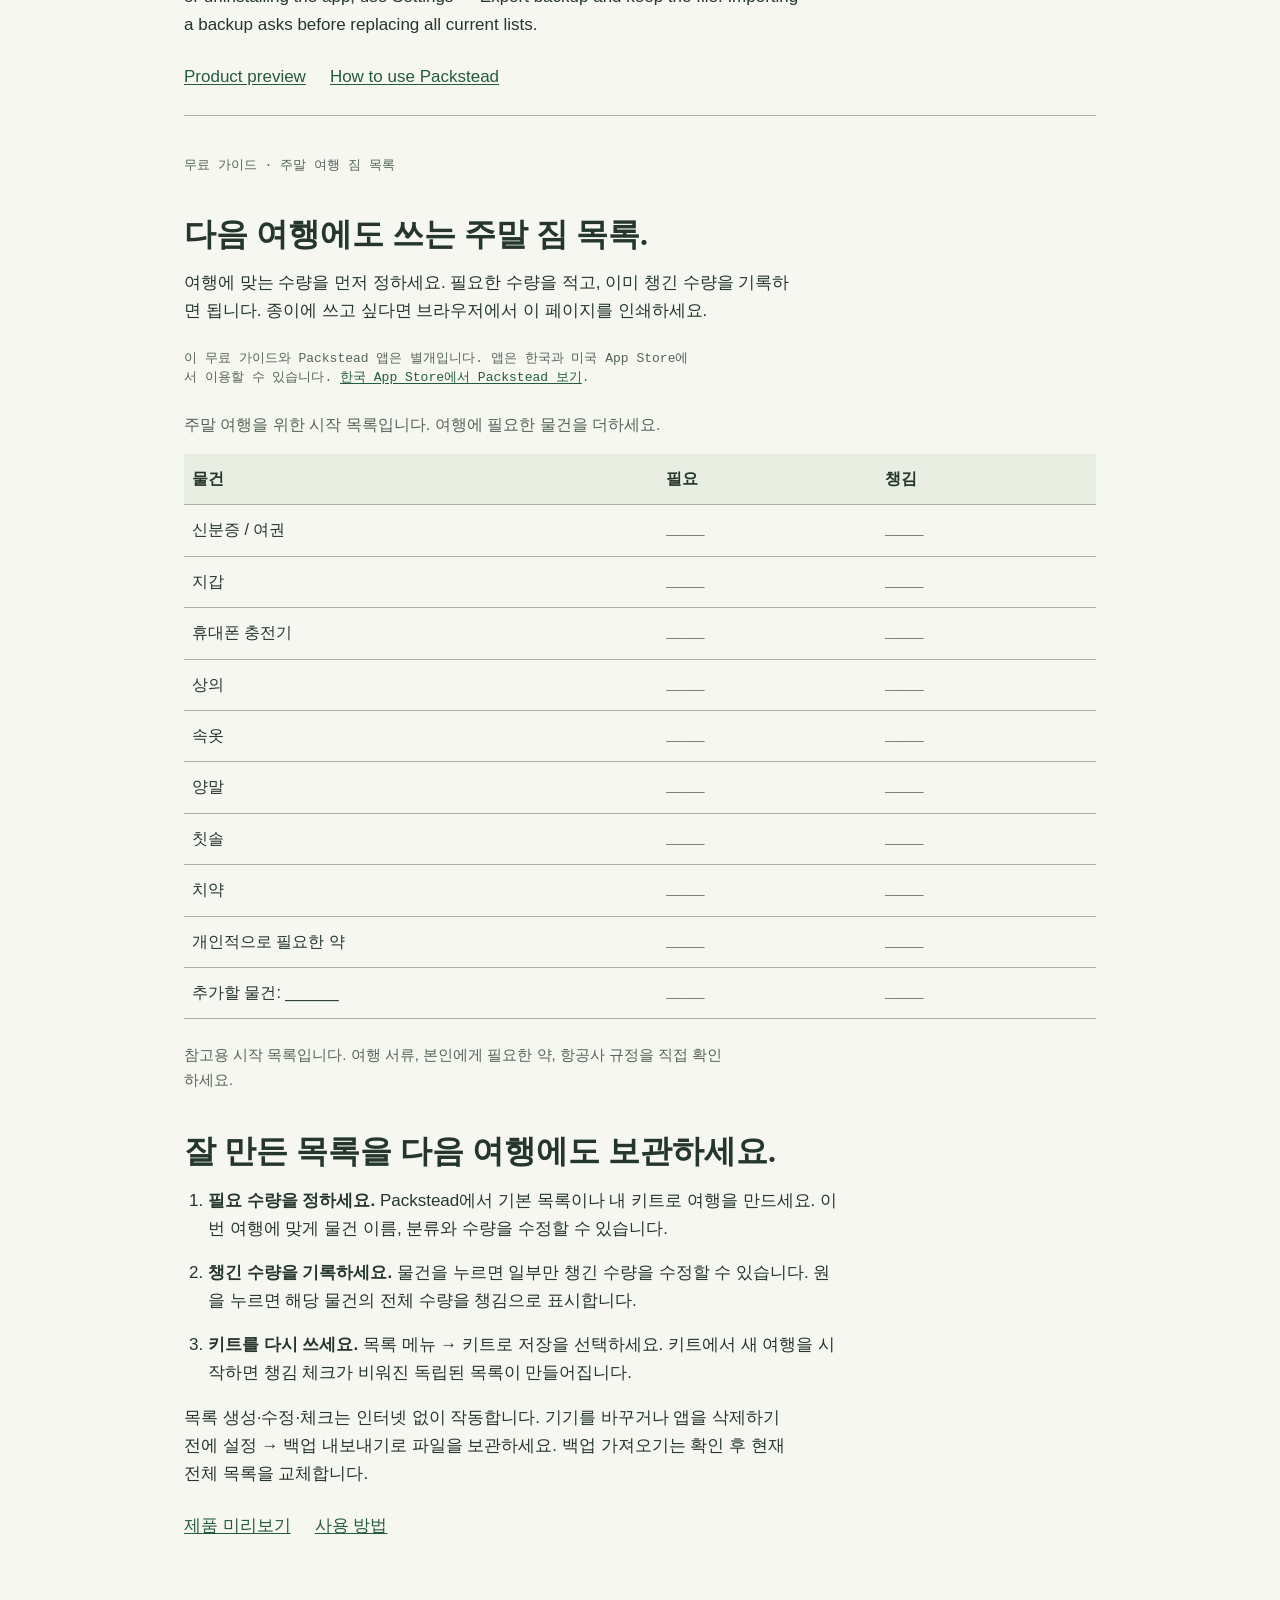
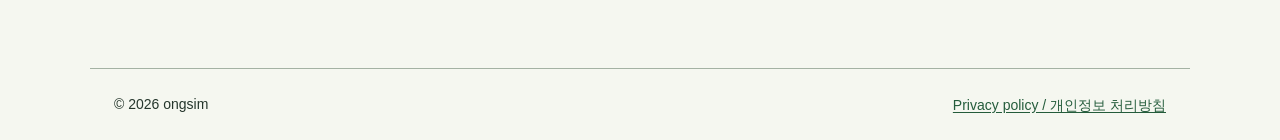
<file: weekend-guide.html>
<!doctype html>
<html lang="en">
<head>
  <meta charset="utf-8">
  <meta name="viewport" content="width=device-width,initial-scale=1">
  <meta name="description" content="A free English and Korean weekend packing guide. Set quantities, record what is packed, and reuse a good list with Packstead.">
  <title>Free weekend packing guide — Packstead</title>
  <link rel="canonical" href="https://ppupy1209.github.io/packstead-support/weekend-guide.html">
  <meta property="og:title" content="A weekend packing list you can reuse — Packstead">
  <meta property="og:description" content="A free English and Korean packing guide with printable quantity columns.">
  <meta property="og:image" content="https://ppupy1209.github.io/packstead-support/assets/app-icon.png">
  <link rel="icon" type="image/png" href="assets/app-icon.png">
  <link rel="apple-touch-icon" href="assets/app-icon.png">
  <link rel="stylesheet" href="styles.css">
<meta name="apple-itunes-app" content="app-id=6808935119">
</head>
<body class="guide-page">
  <header>
    <a class="wordmark" href="index.html">Packstead</a>
    <a class="nav-action" href="index.html#help">How to use Packstead</a>
  </header>
  <main class="guide">
    <nav class="languages" aria-label="Guide language">
      <a href="#english">English</a>
      <a href="#korean" lang="ko">한국어</a>
    </nav>

    <section id="english" class="guide-language" aria-labelledby="english-title">
      <p class="status">Free guide · Weekend packing</p>
      <h1 id="english-title">A weekend list you can use again.</h1>
      <p>Choose the quantities that fit your trip. Write down what you need, then record what is already packed. Print this page from your browser if you prefer a paper copy.</p>
      <p class="status release-status">This free guide is separate from the Packstead app, available in the US and South Korea. <a href="https://apps.apple.com/us/app/id6808935119">View Packstead in the US App Store</a>.</p>

      <table class="packing-table">
        <caption>A starting list for a weekend away. Add anything your trip needs.</caption>
        <colgroup><col class="item-column"><col><col></colgroup>
        <thead><tr><th scope="col">Item</th><th scope="col">Need</th><th scope="col">Packed</th></tr></thead>
        <tbody>
          <tr><th scope="row">ID / passport</th><td>____</td><td>____</td></tr>
          <tr><th scope="row">Wallet</th><td>____</td><td>____</td></tr>
          <tr><th scope="row">Phone charger</th><td>____</td><td>____</td></tr>
          <tr><th scope="row">Shirts</th><td>____</td><td>____</td></tr>
          <tr><th scope="row">Underwear</th><td>____</td><td>____</td></tr>
          <tr><th scope="row">Socks</th><td>____</td><td>____</td></tr>
          <tr><th scope="row">Toothbrush</th><td>____</td><td>____</td></tr>
          <tr><th scope="row">Toothpaste</th><td>____</td><td>____</td></tr>
          <tr><th scope="row">Personal medication</th><td>____</td><td>____</td></tr>
          <tr><th scope="row">Your extra item: ______</th><td>____</td><td>____</td></tr>
        </tbody>
      </table>
      <p class="muted guide-note">This is a suggested starting list. Check your own travel documents, medication needs, and airline rules.</p>

      <h2>Keep a useful list for the next trip.</h2>
      <ol class="guide-steps">
        <li><strong>Set your quantities.</strong> In Packstead, create a trip from a starter list or your own kit. Edit the item names, categories, and quantities for this trip.</li>
        <li><strong>Record what is packed.</strong> Tap an item to edit its partial packed count. Tapping the circle marks the full quantity as packed.</li>
        <li><strong>Reuse your kit.</strong> Choose List options → Save as kit. Starting a trip from that kit creates an independent list with packing checks cleared.</li>
      </ol>
      <p>List creation, editing, and packing checks work offline. Before changing devices or uninstalling the app, use Settings → Export backup and keep the file. Importing a backup asks before replacing all current lists.</p>
      <div class="guide-actions">
        <a href="index.html#english">Product preview</a>
        <a href="index.html#help">How to use Packstead</a>
      </div>
    </section>

    <section id="korean" class="guide-language notes" lang="ko" aria-labelledby="korean-title">
      <p class="status">무료 가이드 · 주말 여행 짐 목록</p>
      <h2 id="korean-title">다음 여행에도 쓰는 주말 짐 목록.</h2>
      <p>여행에 맞는 수량을 먼저 정하세요. 필요한 수량을 적고, 이미 챙긴 수량을 기록하면 됩니다. 종이에 쓰고 싶다면 브라우저에서 이 페이지를 인쇄하세요.</p>
      <p class="status release-status">이 무료 가이드와 Packstead 앱은 별개입니다. 앱은 한국과 미국 App Store에서 이용할 수 있습니다. <a href="https://apps.apple.com/kr/app/id6808935119">한국 App Store에서 Packstead 보기</a>.</p>

      <table class="packing-table">
        <caption>주말 여행을 위한 시작 목록입니다. 여행에 필요한 물건을 더하세요.</caption>
        <colgroup><col class="item-column"><col><col></colgroup>
        <thead><tr><th scope="col">물건</th><th scope="col">필요</th><th scope="col">챙김</th></tr></thead>
        <tbody>
          <tr><th scope="row">신분증 / 여권</th><td>____</td><td>____</td></tr>
          <tr><th scope="row">지갑</th><td>____</td><td>____</td></tr>
          <tr><th scope="row">휴대폰 충전기</th><td>____</td><td>____</td></tr>
          <tr><th scope="row">상의</th><td>____</td><td>____</td></tr>
          <tr><th scope="row">속옷</th><td>____</td><td>____</td></tr>
          <tr><th scope="row">양말</th><td>____</td><td>____</td></tr>
          <tr><th scope="row">칫솔</th><td>____</td><td>____</td></tr>
          <tr><th scope="row">치약</th><td>____</td><td>____</td></tr>
          <tr><th scope="row">개인적으로 필요한 약</th><td>____</td><td>____</td></tr>
          <tr><th scope="row">추가할 물건: ______</th><td>____</td><td>____</td></tr>
        </tbody>
      </table>
      <p class="muted guide-note">참고용 시작 목록입니다. 여행 서류, 본인에게 필요한 약, 항공사 규정을 직접 확인하세요.</p>

      <h2>잘 만든 목록을 다음 여행에도 보관하세요.</h2>
      <ol class="guide-steps">
        <li><strong>필요 수량을 정하세요.</strong> Packstead에서 기본 목록이나 내 키트로 여행을 만드세요. 이번 여행에 맞게 물건 이름, 분류와 수량을 수정할 수 있습니다.</li>
        <li><strong>챙긴 수량을 기록하세요.</strong> 물건을 누르면 일부만 챙긴 수량을 수정할 수 있습니다. 원을 누르면 해당 물건의 전체 수량을 챙김으로 표시합니다.</li>
        <li><strong>키트를 다시 쓰세요.</strong> 목록 메뉴 → 키트로 저장을 선택하세요. 키트에서 새 여행을 시작하면 챙김 체크가 비워진 독립된 목록이 만들어집니다.</li>
      </ol>
      <p>목록 생성·수정·체크는 인터넷 없이 작동합니다. 기기를 바꾸거나 앱을 삭제하기 전에 설정 → 백업 내보내기로 파일을 보관하세요. 백업 가져오기는 확인 후 현재 전체 목록을 교체합니다.</p>
      <div class="guide-actions">
        <a href="index.html#korean">제품 미리보기</a>
        <a href="index.html#korean">사용 방법</a>
      </div>
    </section>
  </main>
  <footer>
    <p>© 2026 ongsim</p>
    <a href="privacy.html">Privacy policy / 개인정보 처리방침</a>
  </footer>
</body>
</html>
</file>
<file: styles.css>
/* Hallmark · pre-emit critique: P4 H4 E4 S4 R5 V4
   Audience: independent travelers. Job: use packing lists and find support.
   Theme: Garden, inherited from the native app. Macrostructure: Workbench.
   Nav: N9. Footer: Ft2. Actual screenshots, no recreated device frame. */
:root{--paper:#f5f7f0;--surface:#e8eee2;--ink:#25362c;--muted:#556459;--accent:#245c3b;--rule:#a4b2a3;--display:Georgia,'Times New Roman',serif;--body:-apple-system,BlinkMacSystemFont,'Segoe UI',sans-serif;--mono:ui-monospace,monospace;--s1:8px;--s2:16px;--s3:24px;--s4:40px;--s5:64px}
*{box-sizing:border-box}html,body{margin:0;overflow-x:clip}body{background:var(--paper);color:var(--ink);font:17px/1.65 var(--body)}a{color:var(--accent);text-underline-offset:2px}a:focus-visible,button:focus-visible,summary:focus-visible{outline:3px solid var(--accent);outline-offset:5px}header,main,footer{width:min(1100px,100%);margin:auto;padding-inline:var(--s3)}header{display:flex;align-items:center;justify-content:space-between;gap:var(--s2);padding-block:var(--s3);border-bottom:1px solid var(--rule)}.wordmark{font:600 27px var(--display);text-decoration:none}.nav-action{white-space:nowrap}main{padding-block:var(--s5)}h1,h2,h3{font-family:var(--display);font-style:normal;line-height:1.15;overflow-wrap:anywhere;min-width:0}h1{font-size:clamp(36px,6vw,64px);font-weight:600;max-width:15ch;margin:0 0 var(--s3)}h2{font-size:32px;margin:0 0 var(--s2)}p{max-width:65ch;margin:0 0 var(--s3)}.intro{max-width:780px;margin-bottom:var(--s5)}.muted{color:var(--muted)}.status{font:13px/1.5 var(--mono);color:var(--muted)}.walk{display:grid;grid-template-columns:minmax(0,1fr) minmax(0,1.25fr);gap:var(--s5);align-items:start;margin-block:var(--s5)}.walk figure{margin:0;max-width:360px}.walk img{width:100%;height:auto;display:block;border:1px solid var(--rule);border-radius:12px}.walk figcaption{margin-top:var(--s2);font-size:14px;color:var(--muted)}.walk .copy{position:sticky;top:var(--s4);padding-top:var(--s4)}.notes{padding-block:var(--s4);border-top:1px solid var(--rule)}details{border-top:1px solid var(--rule);padding-block:var(--s2)}summary{cursor:pointer;font-weight:600;padding-block:var(--s1)}details p{margin-top:var(--s2)}.policy{max-width:800px}.policy h2{margin-top:var(--s4);font-size:26px}.policy ul{padding-left:var(--s3)}footer{padding-block:var(--s3);border-top:1px solid var(--rule);display:flex;flex-wrap:wrap;justify-content:space-between;align-items:center;gap:var(--s2);font-size:14px}footer p{margin:0}footer a{white-space:nowrap}.languages{display:flex;flex-wrap:wrap;gap:var(--s3);margin-bottom:var(--s3)}@media(max-width:650px){.walk{grid-template-columns:minmax(0,1fr);gap:var(--s3)}.walk .copy{position:static;padding-top:0;grid-row:1}.walk figure{max-width:340px}.walk{margin-block:var(--s4)}main{padding-top:var(--s4)}h2{font-size:29px}header,main,footer{padding-inline:var(--s2)}}@media(prefers-color-scheme:dark){:root{--paper:#19221d;--surface:#24342a;--ink:#e7ede5;--muted:#b6c4b7;--accent:#a2d2ad;--rule:#687f6d}}@media(prefers-reduced-motion:reduce){*{scroll-behavior:auto}}

a:hover,summary:hover{color:var(--ink)}a:active,summary:active{color:var(--muted)}[aria-disabled="true"]{color:var(--muted);cursor:not-allowed;pointer-events:none}header a,footer a,.languages a{line-height:1;white-space:nowrap}summary{white-space:nowrap}

/* Free bilingual guide and the existing Korean app capture. */
.guide{max-width:960px}.guide-language h1{max-width:18ch}.guide-language h2{margin-top:var(--s4)}.guide-language>.status:first-child{margin-bottom:var(--s2)}.release-status{margin-top:var(--s3);margin-bottom:var(--s3)}.guide-callout{background:var(--surface);padding:var(--s3);border:1px solid var(--rule);border-radius:12px}.guide-actions{display:flex;flex-wrap:wrap;gap:var(--s2) var(--s3);margin-block:var(--s3)}.packing-table{width:100%;table-layout:fixed;border-collapse:collapse;margin-block:var(--s3);font-size:16px}.packing-table caption{text-align:left;color:var(--muted);margin-bottom:var(--s2)}.packing-table .item-column{width:52%}.packing-table th,.packing-table td{text-align:left;vertical-align:top;padding:12px 8px;border-bottom:1px solid var(--rule);overflow-wrap:anywhere}.packing-table thead th{background:var(--surface)}.packing-table tbody th{font-weight:400}.packing-table td{font-family:var(--mono);color:var(--muted)}.guide-note{font-size:15px}.guide-steps{padding-left:24px;max-width:70ch}.guide-steps li{margin-bottom:var(--s2)}.localized-screen{max-width:340px;margin:var(--s3) 0}.localized-screen img{width:100%;height:auto;display:block;border:1px solid var(--rule);border-radius:12px}.localized-screen figcaption{margin-top:var(--s2);font-size:14px;color:var(--muted)}
@media(max-width:420px){.guide-callout{padding:var(--s2)}.guide-page .nav-action{white-space:normal;text-align:right;max-width:52%;line-height:1.4}.packing-table{font-size:15px}.packing-table .item-column{width:48%}.packing-table thead th{white-space:nowrap;overflow-wrap:normal}}
@media print{@page{margin:12mm}body{background:white;color:black;font-size:10.5pt;line-height:1.4}header,footer,.guide>.languages,.guide-actions{display:none}main.guide{padding:0;max-width:none}.guide-language{break-before:page}.guide-language:first-of-type{break-before:auto}.guide-language h1{font-size:28pt;margin-bottom:12pt}.guide-language h2{font-size:18pt;margin-top:16pt}.guide-language p{margin-bottom:12pt}.guide-language.notes{border:0;padding:0}.packing-table{font-size:10.5pt;break-inside:avoid;margin-block:12pt}.packing-table th,.packing-table td{padding:5pt 6pt;border-color:#888}.packing-table th,.packing-table td,.packing-table caption,.guide .muted,.guide .status{color:black}.packing-table thead th{background:white}.guide-note{font-size:10pt}.guide-steps li{margin-bottom:7pt}.guide .status{font-size:9pt}}
</file>
